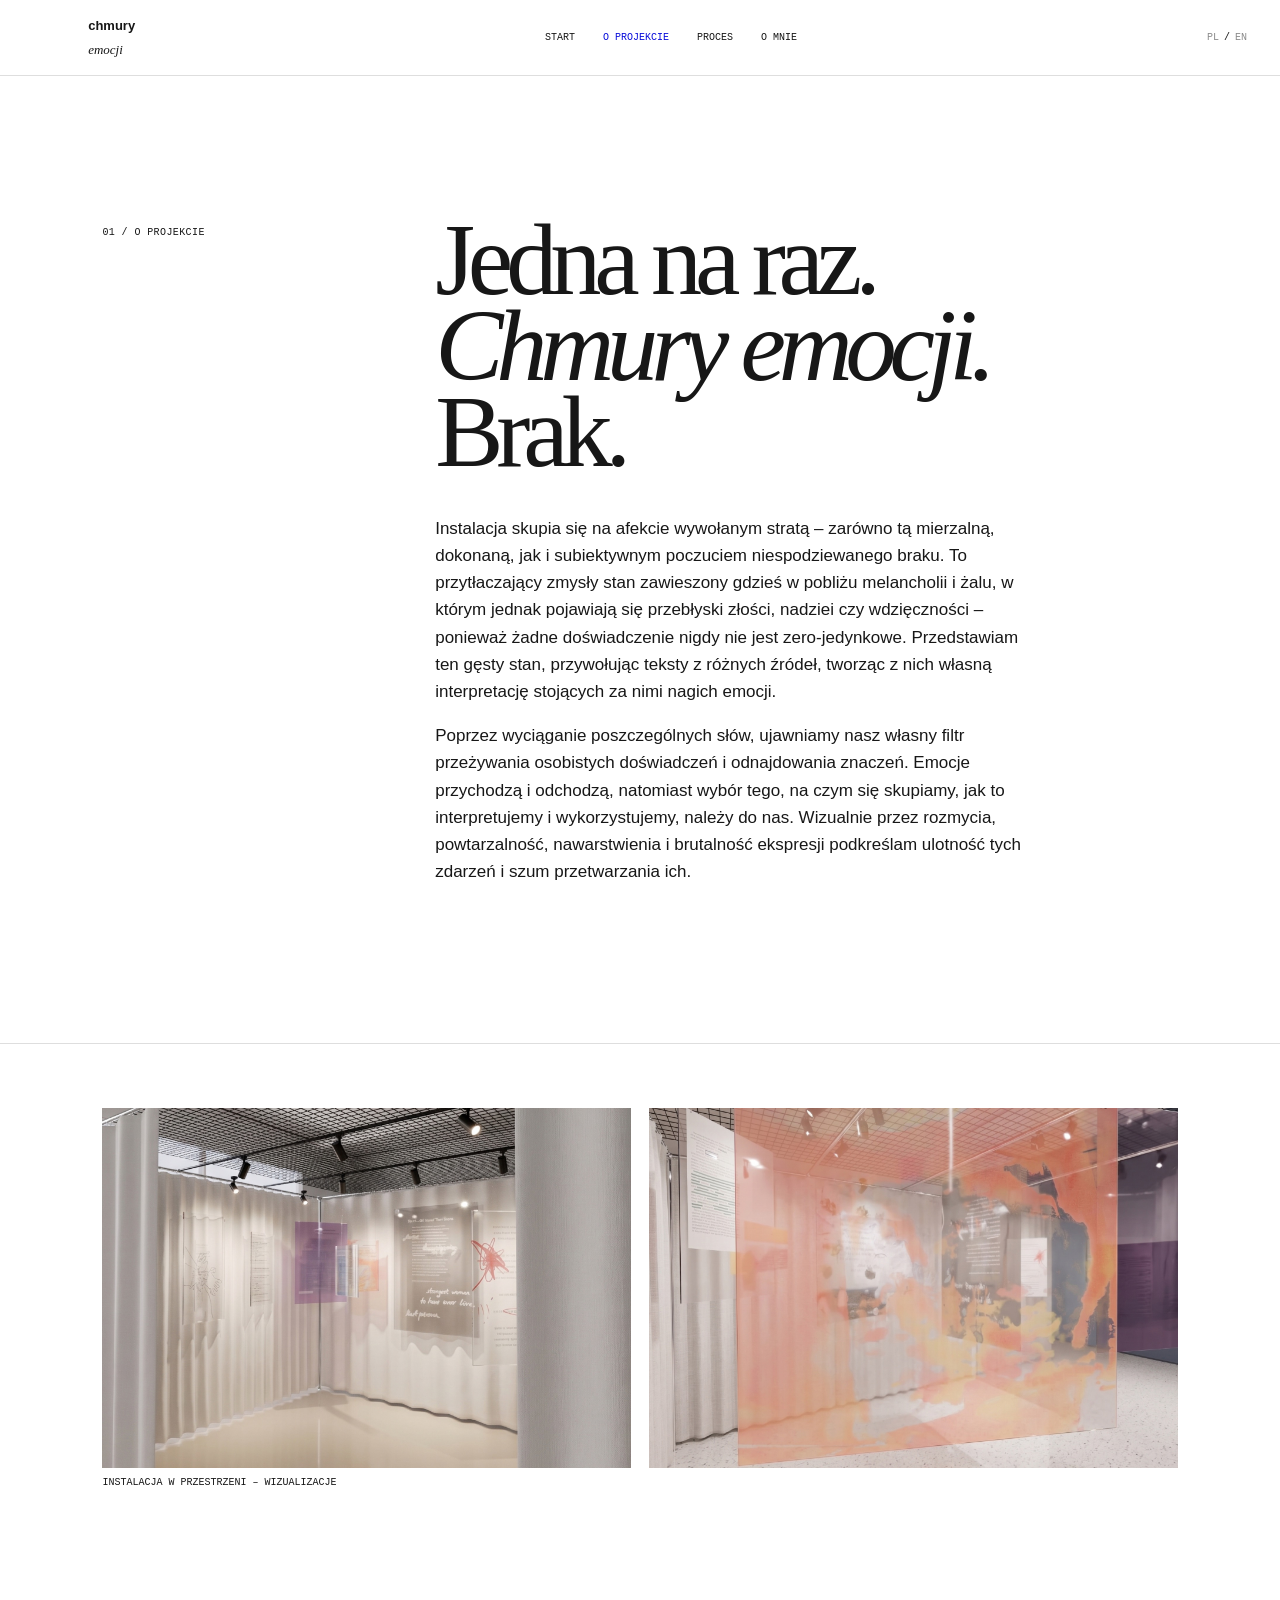
<file: info.html>
<!doctype html>
<html lang="pl">
  <head>
    <meta charset="UTF-8" />
    <meta http-equiv="refresh" content="0; url=o-projekcie.html" />
    <title>chmury emocji</title>
  </head>
  <body><p><a href="o-projekcie.html">Przejdź do strony „O projekcie”.</a></p></body>
</html>
</file>
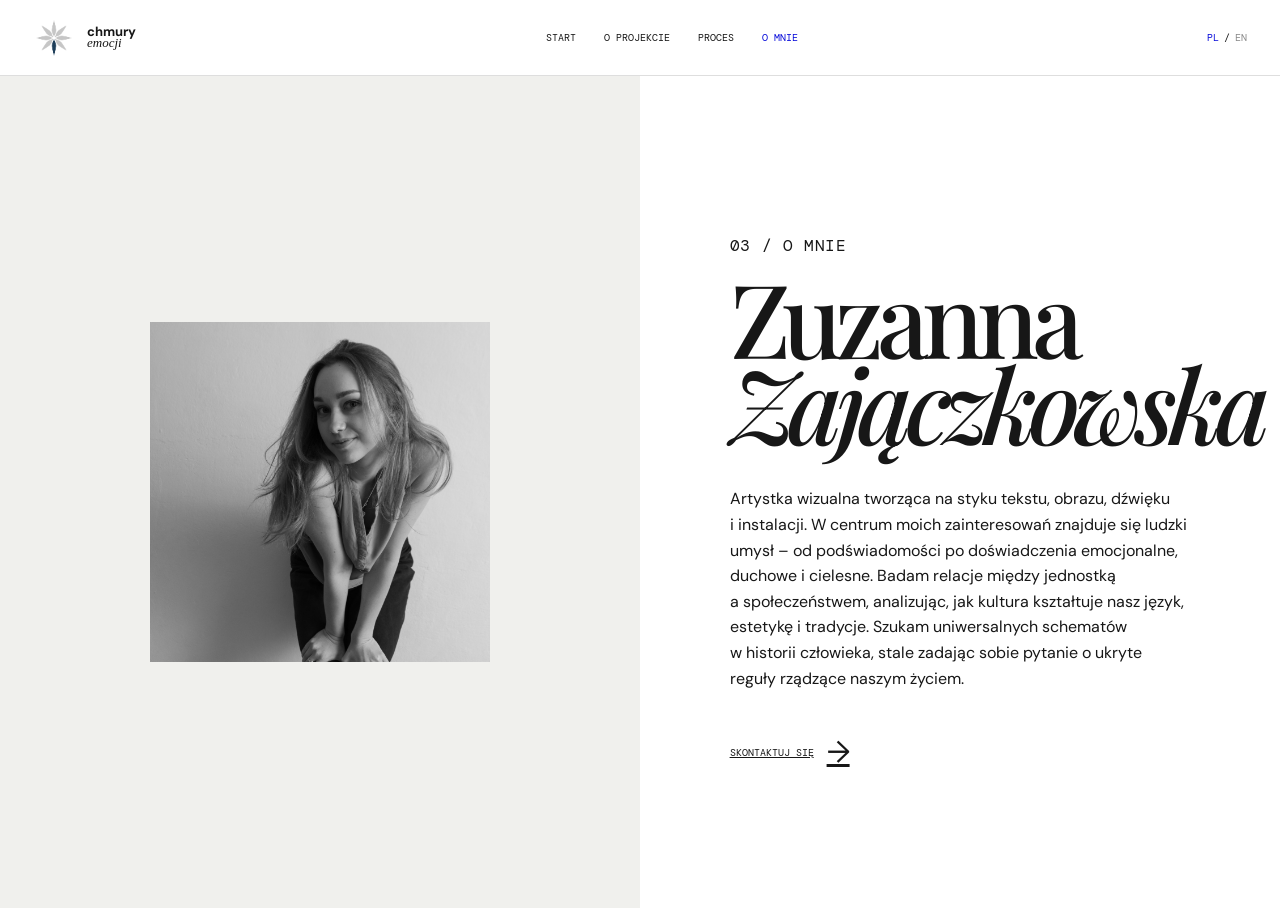
<file: o-mnie.html>
<!doctype html>
<html lang="pl">
  <head>
    <meta charset="UTF-8" />
    <meta name="viewport" content="width=device-width, initial-scale=1.0" />
    <meta name="description" content="O autorce projektu Chmury emocji." />
    <title>O mnie — chmury emocji</title>
    <link rel="preconnect" href="https://fonts.googleapis.com" />
    <link rel="preconnect" href="https://fonts.gstatic.com" crossorigin />
    <link href="https://fonts.googleapis.com/css2?family=DM+Mono:wght@400;500&family=DM+Sans:opsz,wght@9..40,400;9..40,500;9..40,600&family=Playfair+Display:ital,wght@0,500;0,600;1,500&display=swap" rel="stylesheet" />
    <link rel="stylesheet" href="style.css" />
  <link rel="stylesheet" href="final-overrides.css">
  <script defer src="final-overrides.js"></script>
  <link rel="stylesheet" href="board-final.css">
  <script defer src="board-final.js"></script>
</head>
  <body data-title-pl="O mnie — chmury emocji" data-title-en="About me — emotional clouds">
    <header class="info-nav"><a class="logo" href="index.html">chmury<br /><em>emocji</em></a><nav><a href="index.html" data-i18n="nav-start">start</a><a href="o-projekcie.html" data-i18n="nav-about">o projekcie</a><a href="proces.html" data-i18n="nav-process">proces</a><a class="active" href="o-mnie.html" data-i18n="nav-me">o mnie</a></nav><div class="language-switch" aria-label="Wybór języka"><button type="button" data-lang="pl">PL</button><span>/</span><button type="button" data-lang="en">EN</button></div></header>
    <main class="about-page">
      <div class="portrait-placeholder"><img src="public/assets/portrait.jpg" alt="Zuzanna Zajączkowska" /></div>
      <section class="about-copy"><p class="mono" data-i18n="about-label">03 / o mnie</p><h1 data-i18n="about-name">Zuzanna<br /><em>Zajączkowska</em></h1><p data-i18n="about-description">Artystka wizualna tworząca na styku tekstu, obrazu, dźwięku i&nbsp;instalacji. W&nbsp;centrum moich zainteresowań znajduje się ludzki umysł – od podświadomości po doświadczenia emocjonalne, duchowe i&nbsp;cielesne. Badam relacje między jednostką a&nbsp;społeczeństwem, analizując, jak kultura kształtuje nasz język, estetykę i&nbsp;tradycje. Szukam uniwersalnych schematów w&nbsp;historii człowieka, stale zadając sobie pytanie o&nbsp;ukryte reguły rządzące naszym życiem.</p><a class="contact-link" href="mailto:zuzanna.zajaczkowska@o2.pl" data-i18n="contact">skontaktuj się <span aria-hidden="true">→</span></a></section>
    </main>
    <script src="language.js"></script>
  <script src="site-overrides.js"></script>
  <script src="ui-fixes.js"></script>
  <script src="final-fixes.js"></script>
</body>
</html>
</file>
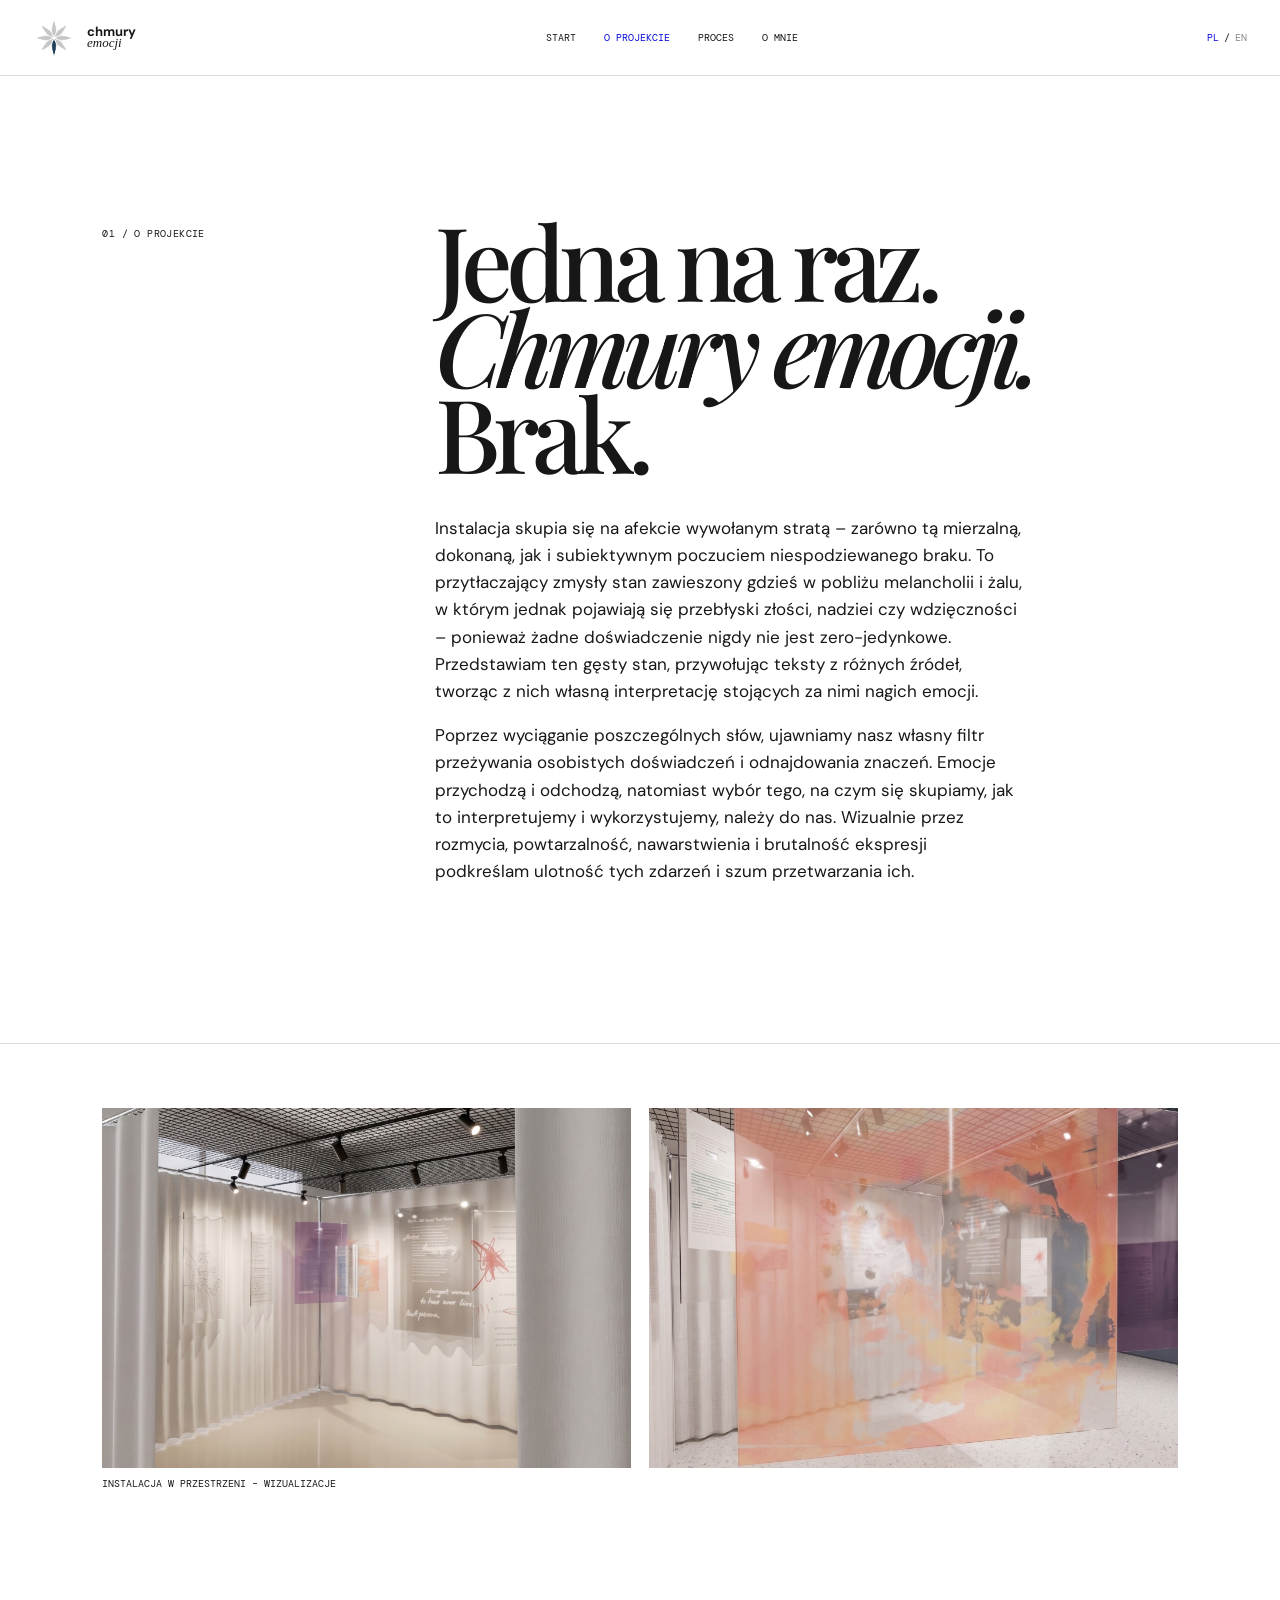
<file: o-projekcie.html>
<!doctype html>
<html lang="pl">
  <head>
    <meta charset="UTF-8" />
    <meta name="viewport" content="width=device-width, initial-scale=1.0" />
    <meta name="description" content="O projekcie Chmury emocji." />
    <title>O projekcie — chmury emocji</title>
    <link rel="preconnect" href="https://fonts.googleapis.com" />
    <link rel="preconnect" href="https://fonts.gstatic.com" crossorigin />
    <link href="https://fonts.googleapis.com/css2?family=DM+Mono:wght@400;500&family=DM+Sans:opsz,wght@9..40,400;9..40,500;9..40,600&family=Playfair+Display:ital,wght@0,500;0,600;1,500&display=swap" rel="stylesheet" />
    <link rel="stylesheet" href="style.css" />
  <link rel="stylesheet" href="final-overrides.css">
  <script defer src="final-overrides.js"></script>
  <link rel="stylesheet" href="board-final.css">
  <script defer src="board-final.js"></script>
</head>
  <body data-title-pl="O projekcie — chmury emocji" data-title-en="About — emotional clouds">
    <header class="info-nav"><a class="logo" href="index.html">chmury<br /><em>emocji</em></a><nav><a href="index.html" data-i18n="nav-start">start</a><a class="active" href="o-projekcie.html" data-i18n="nav-about">o projekcie</a><a href="proces.html" data-i18n="nav-process">proces</a><a href="o-mnie.html" data-i18n="nav-me">o mnie</a></nav><div class="language-switch" aria-label="Wybór języka"><button type="button" data-lang="pl">PL</button><span>/</span><button type="button" data-lang="en">EN</button></div></header>
    <main class="content-page">
      <section class="page-intro"><p class="mono" data-i18n="project-label">01 / o projekcie</p><div><h1 data-i18n="project-title">Jedna na raz.<br /><em>Chmury emocji.</em><br />Brak.</h1><p data-i18n="project-p1">Instalacja skupia się na afekcie wywołanym stratą – zarówno tą mierzalną, dokonaną, jak i subiektywnym poczuciem niespodziewanego braku. To przytłaczający zmysły stan zawieszony gdzieś w pobliżu melancholii i żalu, w którym jednak pojawiają się przebłyski złości, nadziei czy wdzięczności – ponieważ żadne doświadczenie nigdy nie jest zero-jedynkowe. Przedstawiam ten gęsty stan, przywołując teksty z różnych źródeł, tworząc z nich własną interpretację stojących za nimi nagich emocji.</p><p data-i18n="project-p2">Poprzez wyciąganie poszczególnych słów, ujawniamy nasz własny filtr przeżywania osobistych doświadczeń i odnajdowania znaczeń. Emocje przychodzą i odchodzą, natomiast wybór tego, na czym się skupiamy, jak to interpretujemy i wykorzystujemy, należy do nas. Wizualnie przez rozmycia, powtarzalność, nawarstwienia i brutalność ekspresji podkreślam ulotność tych zdarzeń i szum przetwarzania ich.</p></div></section>
      <section class="project-media" aria-label="Galeria dokumentacji instalacji">
        <figure><img src="public/assets/wiz1.jpg" alt="Wizualizacja instalacji Chmury emocji" /><figcaption data-i18n="project-visualisation">instalacja w przestrzeni – wizualizacje</figcaption></figure>
        <figure><img src="public/assets/wiz2.jpg" alt="Wizualizacja instalacji Chmury emocji z perspektywy wnętrza" /></figure>
      </section>
    </main>
    <script src="language.js"></script>
  <script src="site-overrides.js"></script>
  <script src="ui-fixes.js"></script>
  <script src="final-fixes.js"></script>
</body>
</html>
</file>
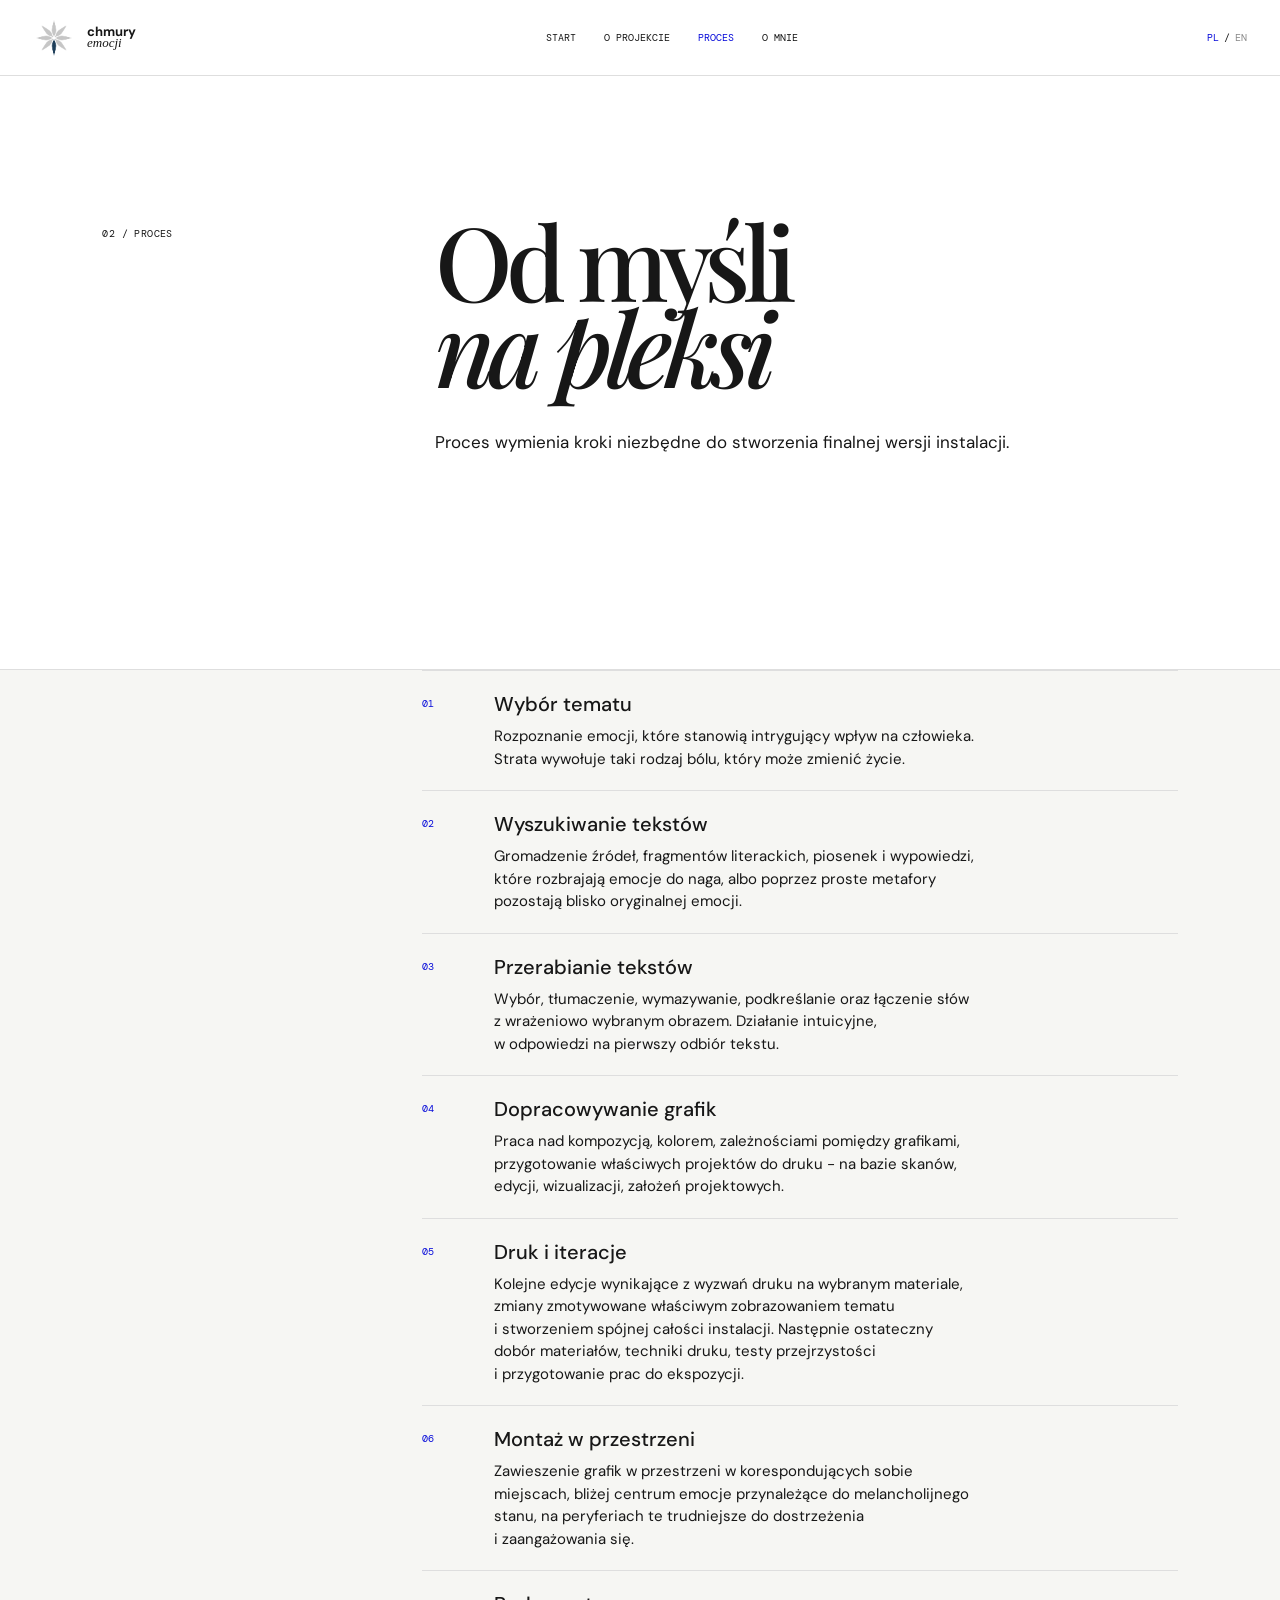
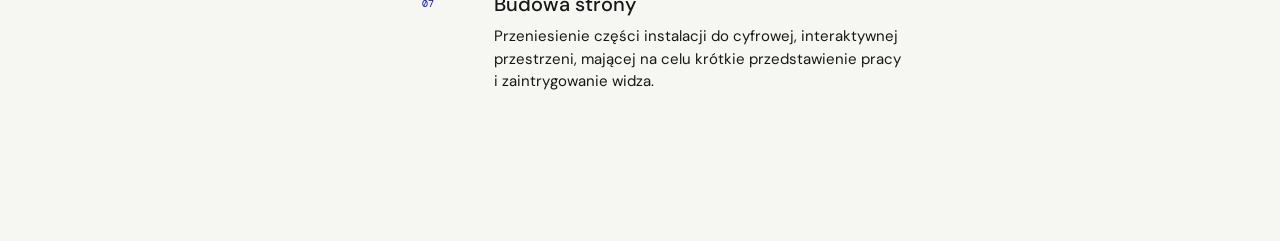
<file: proces.html>
<!doctype html>
<html lang="pl">
  <head>
    <meta charset="UTF-8" />
    <meta name="viewport" content="width=device-width, initial-scale=1.0" />
    <meta name="description" content="Proces powstawania instalacji Chmury emocji." />
    <title>Proces — chmury emocji</title>
    <link rel="preconnect" href="https://fonts.googleapis.com" />
    <link rel="preconnect" href="https://fonts.gstatic.com" crossorigin />
    <link href="https://fonts.googleapis.com/css2?family=DM+Mono:wght@400;500&family=DM+Sans:opsz,wght@9..40,400;9..40,500;9..40,600&family=Playfair+Display:ital,wght@0,500;0,600;1,500&display=swap" rel="stylesheet" />
    <link rel="stylesheet" href="style.css" />
  <link rel="stylesheet" href="final-overrides.css">
  <script defer src="final-overrides.js"></script>
  <link rel="stylesheet" href="board-final.css">
  <script defer src="board-final.js"></script>
</head>
  <body data-title-pl="Proces — chmury emocji" data-title-en="Process — emotional clouds">
    <header class="info-nav"><a class="logo" href="index.html">chmury<br /><em>emocji</em></a><nav><a href="index.html" data-i18n="nav-start">start</a><a href="o-projekcie.html" data-i18n="nav-about">o projekcie</a><a class="active" href="proces.html" data-i18n="nav-process">proces</a><a href="o-mnie.html" data-i18n="nav-me">o mnie</a></nav><div class="language-switch" aria-label="Wybór języka"><button type="button" data-lang="pl">PL</button><span>/</span><button type="button" data-lang="en">EN</button></div></header>
    <main class="content-page process-page">
      <section class="page-intro"><p class="mono" data-i18n="process-label">02 / proces</p><div><h1 data-i18n="process-title">Od myśli<br /><em>na pleksi</em></h1><p data-i18n="process-intro">Proces wymienia kroki niezbędne do stworzenia finalnej wersji instalacji.</p></div></section>
      <ol class="process-list">
        <li><span>01</span><div><h2 data-i18n="step-1-title">Wybór tematu</h2><p data-i18n="step-1-text">Rozpoznanie emocji, które stanowią intrygujący wpływ na&nbsp;człowieka. Strata wywołuje taki rodzaj bólu, który może zmienić życie.</p></div></li>
        <li><span>02</span><div><h2 data-i18n="step-2-title">Wyszukiwanie tekstów</h2><p data-i18n="step-2-text">Gromadzenie źródeł, fragmentów literackich, piosenek i&nbsp;wypowiedzi, które rozbrajają emocje do&nbsp;naga, albo poprzez proste metafory pozostają blisko oryginalnej emocji.</p></div></li>
        <li><span>03</span><div><h2 data-i18n="step-3-title">Przerabianie tekstów</h2><p data-i18n="step-3-text">Wybór, tłumaczenie, wymazywanie, podkreślanie oraz łączenie słów z&nbsp;wrażeniowo wybranym obrazem. Działanie intuicyjne, w&nbsp;odpowiedzi na&nbsp;pierwszy odbiór tekstu.</p></div></li>
        <li><span>04</span><div><h2 data-i18n="step-4-title">Dopracowywanie grafik</h2><p data-i18n="step-4-text">Praca nad kompozycją, kolorem, zależnościami pomiędzy grafikami, przygotowanie właściwych projektów do&nbsp;druku - na&nbsp;bazie skanów, edycji, wizualizacji, założeń projektowych.</p></div></li>
        <li><span>05</span><div><h2 data-i18n="step-5-title">Druk i iteracje</h2><p data-i18n="step-5-text">Kolejne edycje wynikające z&nbsp;wyzwań druku na&nbsp;wybranym materiale, zmiany zmotywowane właściwym zobrazowaniem tematu i&nbsp;stworzeniem spójnej całości instalacji. Następnie ostateczny dobór materiałów, techniki druku, testy przejrzystości i&nbsp;przygotowanie prac do&nbsp;ekspozycji.</p></div></li>
        <li><span>06</span><div><h2 data-i18n="step-6-title">Montaż w przestrzeni</h2><p data-i18n="step-6-text">Zawieszenie grafik w&nbsp;przestrzeni w&nbsp;korespondujących sobie miejscach, bliżej centrum emocje przynależące do&nbsp;melancholijnego stanu, na&nbsp;peryferiach te trudniejsze do&nbsp;dostrzeżenia i&nbsp;zaangażowania się.</p></div></li>
        <li><span>07</span><div><h2 data-i18n="step-7-title">Budowa strony</h2><p data-i18n="step-7-text">Przeniesienie części instalacji do&nbsp;cyfrowej, interaktywnej przestrzeni, mającej na&nbsp;celu krótkie przedstawienie pracy i&nbsp;zaintrygowanie widza.</p></div></li>
      </ol>
    </main>
    <script src="language.js"></script>
  <script src="site-overrides.js"></script>
  <script src="ui-fixes.js"></script>
  <script src="final-fixes.js"></script>
</body>
</html>
</file>
<file: style.css>
:root {
  --ink: #171717;
  --paper: #fff;
  --blue: #080cda;
  --line: #dedede;
  --soft: #f6f6f3;
}

* { box-sizing: border-box; }

html, body {
  min-height: 100%;
  margin: 0;
  background: var(--paper);
  color: var(--ink);
  font-family: 'DM Sans', Arial, sans-serif;
}

button { font: inherit; }

.mono {
  font: 10px 'DM Mono', monospace;
  letter-spacing: .04em;
  text-transform: uppercase;
}

.logo {
  color: var(--ink);
  font-size: 13px;
  font-weight: 600;
  line-height: .85;
  text-decoration: none;
}

.logo em, h1 em, h2 em {
  font-family: 'Playfair Display', Georgia, serif;
  font-weight: 500;
}

.gallery-page { overflow: hidden; }

.gallery-header, .info-nav {
  align-items: center;
  background: #fffffff0;
  border-bottom: 1px solid var(--line);
  display: flex;
  height: 76px;
  justify-content: space-between;
  padding: 0 33px;
}

.gallery-header {
  inset: 0 0 auto;
  position: fixed;
  z-index: 10;
  backdrop-filter: blur(7px);
}

.gallery-header nav, .info-nav nav {
  display: flex;
  gap: 28px;
  font: 10px 'DM Mono', monospace;
  text-transform: uppercase;
}

.gallery-header nav a, .info-nav nav a {
  color: var(--ink);
  text-decoration: none;
}

.gallery-header nav .active, .info-nav nav .active { color: var(--blue); }

.language-switch {
  align-items: center;
  display: flex;
  font: 10px 'DM Mono', monospace;
  gap: 5px;
}

.language-switch button {
  background: none;
  border: 0;
  color: #8a8a8a;
  cursor: pointer;
  font: inherit;
  padding: 3px 0;
}

.language-switch button.active { color: var(--blue); }

.gallery-main {
  height: 100svh;
  padding-top: 76px;
  position: relative;
}

.viewport {
  background: linear-gradient(120deg, #fcfcfc, #f4f4f2);
  height: 100%;
  overflow: hidden;
  position: relative;
  width: 100%;
}

.canvas {
  background-image: linear-gradient(#1111110e 1px, transparent 1px), linear-gradient(90deg, #1111110e 1px, transparent 1px);
  background-size: 100px 100px;
  height: 2600px;
  position: absolute;
  transform: translate(-1180px, -240px);
  width: 5200px;
}

.canvas-line { background: #11111115; position: absolute; }
.canvas-line.vertical { height: 100%; left: 50%; width: 1px; }
.canvas-line.horizontal { height: 1px; top: 50%; width: 100%; }

.work {
  background: transparent;
  border: 0;
  cursor: pointer;
  filter: drop-shadow(1px 5px 5px #0002);
  height: var(--h);
  left: var(--x);
  padding: 0;
  position: absolute;
  top: var(--y);
  transition: filter .2s, transform .2s;
  width: var(--w);
}

.work img {
  display: block;
  height: 100%;
  mix-blend-mode: multiply;
  object-fit: fill;
  opacity: .82;
  width: 100%;
}

.work span {
  color: #555;
  font: 10px 'DM Mono', monospace;
  left: 0;
  position: absolute;
  top: -17px;
}

.work:hover, .work:focus-visible {
  filter: drop-shadow(2px 10px 8px #0004);
  outline: 0;
  transform: scale(1.06);
  z-index: 5;
}

.work:hover img, .work:focus-visible img { opacity: 1; }
.w01 { rotate: -2deg; }.w02 { rotate: 2deg; }.w03 { rotate: -5deg; }.w04 { rotate: 4deg; }
.w05 { rotate: -3deg; }.w06 { rotate: 1deg; }.w07 { rotate: 3deg; }.w08 { rotate: -4deg; }
.w09 { rotate: 5deg; }.w10 { rotate: -2deg; }.w11 { rotate: 3deg; }.w12 { rotate: -1deg; }
.w13 { rotate: 4deg; }.w14 { rotate: -3deg; }.w15 { rotate: 2deg; }.w16 { rotate: -5deg; }
.w17 { rotate: 1deg; }.w18 { rotate: -3deg; }

.work-modal {
  background: #fff;
  border: 0;
  border-radius: 0;
  box-shadow: 0 20px 50px #0004;
  grid-template-columns: 46% 54%;
  height: min(650px, 82vh);
  padding: 0;
  width: min(1050px, 90vw);
}

.work-modal[open] { display: grid; }
.work-modal::backdrop { background: #111b; backdrop-filter: blur(3px); }

.modal-close {
  align-items: center;
  background: #fff;
  border: 0;
  color: var(--ink);
  cursor: pointer;
  display: grid;
  font: 26px/1 Arial;
  height: 34px;
  position: absolute;
  right: 14px;
  top: 14px;
  width: 34px;
  z-index: 2;
}

.modal-work {
  background: #f9f9f7;
  display: grid;
  min-width: 0;
  padding: 48px;
  place-items: center;
  position: relative;
}

.modal-work > img { max-height: 100%; max-width: 100%; object-fit: contain; }

.modal-pager {
  align-items: center;
  bottom: 27px;
  display: flex;
  gap: 14px;
  position: absolute;
  right: 28px;
}

.modal-pager button {
  background: none;
  border: 0;
  color: var(--blue);
  cursor: pointer;
  font-size: 45px;
  line-height: .5;
}

.modal-pager span { color: var(--blue); font: 18px 'DM Mono', monospace; letter-spacing: 8px; }

.modal-info { color: var(--blue); display: flex; flex-direction: column; padding: 72px 56px 40px; }
.modal-info h1 { font: 600 clamp(43px, 5vw, 72px)/.88 'DM Sans', sans-serif; letter-spacing: -.06em; margin: 15px 0 50px; }
.modal-description { font-size: 17px; line-height: 1.58; max-width: 390px; }
.modal-description p { margin: 0 0 22px; }
.modal-technique { font-size: 14px; font-weight: 500; margin-top: auto; }

.content-page { margin: auto; max-width: 1440px; }

.page-intro {
  border-bottom: 1px solid var(--line);
  display: grid;
  gap: 5vw;
  grid-template-columns: 25% 1fr;
  min-height: 66vh;
  padding: 11vw 8vw;
}

.page-intro h1, .about-copy h1 {
  font: 500 clamp(56px, 8vw, 120px)/.84 'Playfair Display', Georgia, serif;
  letter-spacing: -.07em;
  margin: 0 0 40px;
}

.page-intro div > p { font-size: 17px; line-height: 1.6; max-width: 590px; }

.project-media {
  display: grid;
  gap: 18px;
  grid-template-columns: repeat(2, minmax(0, 1fr));
  padding: 5vw 8vw 10vw;
}

.project-media figure { margin: 0; }
.project-media img { display: block; height: 360px; object-fit: cover; width: 100%; }
.project-media figcaption { font: 10px 'DM Mono', monospace; margin-top: 9px; text-transform: uppercase; }

.process-page { background: var(--soft); }
.process-page .page-intro { background: #fff; }
.process-list { list-style: none; margin: 0; padding: 0 8vw 10vw 33%; }
.process-list li { border-top: 1px solid var(--line); display: grid; gap: 30px; grid-template-columns: 42px 1fr; padding: 20px 0; }
.process-list > li > span { color: var(--blue); font: 10px 'DM Mono', monospace; padding-top: 6px; }
.process-list h2 { font-size: 20px; font-weight: 500; margin: 0 0 8px; }
.process-list p { font-size: 15px; line-height: 1.5; margin: 0; max-width: 480px; text-wrap: pretty; }

.about-page { display: grid; grid-template-columns: 1fr 1fr; min-height: calc(100svh - 76px); }
.portrait-placeholder { align-items: center; background: #f0f0ed; display: flex; justify-content: center; padding: 40px; text-align: center; }
.portrait-placeholder img { aspect-ratio: 1; display: block; object-fit: cover; object-position: center; width: min(28vw, 340px); }
.about-copy { padding: 11vw 14%; }
.about-copy > p:not(.statement) { font-size: 16px; line-height: 1.6; max-width: 470px; text-wrap: pretty; }
.statement { font: italic 24px/1.35 'Playfair Display', Georgia, serif; margin-top: 36px; max-width: 450px; }

.contact-link {
  align-items: center;
  background: none;
  border: 0;
  color: var(--ink);
  cursor: pointer;
  display: flex;
  font: 10px 'DM Mono', monospace;
  gap: 13px;
  margin-top: 46px;
  padding: 0;
  text-transform: uppercase;
}

.contact-link span { font: 30px/1 'DM Sans', sans-serif; transition: transform .2s; }
.contact-link:hover span { transform: translateX(6px); }

@media (max-width: 700px) {
  .gallery-header, .info-nav { height: 68px; padding: 0 16px; }
  .gallery-header nav, .info-nav nav { gap: 13px; font-size: 8px; }
  .logo { font-size: 11px; }
  .gallery-main { padding-top: 68px; }
  .canvas { transform: translate(-1300px, -390px); }
  .work-modal { grid-template-columns: 1fr; grid-template-rows: 48% 52%; height: 86vh; width: 92vw; }
  .language-switch { font-size: 8px; gap: 4px; }
  .modal-close { right: 11px; top: 11px; }
  .modal-work { padding: 31px; }
  .modal-info { padding: 30px; }
  .modal-info h1 { font-size: 48px; margin: 11px 0 22px; }
  .modal-description { font-size: 14px; }
  .modal-technique { margin-top: 5px; }
  .page-intro { display: block; min-height: auto; padding: 28vw 8vw; }
  .page-intro > .mono { display: block; margin-bottom: 42px; }
  .page-intro h1, .about-copy h1 { font-size: 16vw; }
  .page-intro div > p { font-size: 16px; }
  .project-media { grid-template-columns: 1fr; padding: 8vw; }
  .project-media img { height: min(115vw, 440px); }
  .process-list { padding: 0 8vw 22vw; }
  .process-list li { gap: 14px; grid-template-columns: 35px 1fr; }
  .about-page { grid-template-columns: 1fr; }
  .portrait-placeholder { min-height: 430px; }
  .portrait-placeholder img { width: min(68vw, 340px); }
  .about-copy { padding: 20vw 8vw; }
}
</file>
<file: final-overrides.css>
/* Final layout refinements for the five-work interactive board. */
:root {
  --board-header-height: 86px;
}

.gallery-header .logo,
header .logo {
  display: inline-flex !important;
  align-items: center !important;
  gap: 0.6rem !important;
  white-space: nowrap !important;
}

.gallery-header .logo .plutchik-icon,
header .logo .plutchik-icon {
  display: block !important;
  width: 40px !important;
  height: 40px !important;
  min-width: 40px !important;
  object-fit: contain !important;
  opacity: 1 !important;
  visibility: visible !important;
  filter: none !important;
  mix-blend-mode: normal !important;
}

body.gallery-page {
  overflow: hidden !important;
}

body.gallery-page #canvas {
  position: relative !important;
  width: 100% !important;
  height: calc(100vh - var(--board-header-height)) !important;
  min-height: 560px !important;
  overflow: hidden !important;
  transform: none !important;
  translate: none !important;
  touch-action: none !important;
  cursor: default !important;
}

body.gallery-page #canvas .work {
  position: absolute !important;
  display: block !important;
  height: auto !important;
  aspect-ratio: auto !important;
  margin: 0 !important;
  padding: 0 !important;
  border: 0 !important;
  background: transparent !important;
  transform: none !important;
  animation: none !important;
  opacity: 1 !important;
  box-shadow: none !important;
  cursor: pointer !important;
}

body.gallery-page #canvas .work img {
  display: block !important;
  width: 100% !important;
  height: auto !important;
  max-width: 100% !important;
  max-height: none !important;
  object-fit: contain !important;
  object-position: center !important;
  aspect-ratio: auto !important;
}

body.gallery-page #canvas .work:not(.w01):not(.w02):not(.w03):not(.w04):not(.w05) {
  display: none !important;
}

/* The widths are deliberate: images retain their original file proportions. */
body.gallery-page #canvas .work.w01 { left: 4% !important; top: 20% !important; width: 13.2% !important; }
body.gallery-page #canvas .work.w02 { left: 23% !important; top: 18% !important; width: 18.5% !important; }
body.gallery-page #canvas .work.w03 { left: 51% !important; top: 34% !important; width: 11.8% !important; }
body.gallery-page #canvas .work.w04 { left: 67% !important; top: 15% !important; width: 10.6% !important; }
body.gallery-page #canvas .work.w05 { left: 83% !important; top: 27% !important; width: 11.7% !important; }

/* A work can only be opened directly; modal navigation is intentionally absent. */
#workModal .modal-nav,
#workModal .modal-pagination,
#workModal .slider-controls,
#workModal [data-direction],
#workModal [data-slide] {
  display: none !important;
}

@media (max-width: 820px) {
  :root {
    --board-header-height: 72px;
  }

  body.gallery-page #canvas {
    min-height: calc(100svh - var(--board-header-height)) !important;
  }

  body.gallery-page #canvas .work.w01 { left: 3% !important; top: 24% !important; width: 18% !important; }
  body.gallery-page #canvas .work.w02 { left: 22% !important; top: 19% !important; width: 24% !important; }
  body.gallery-page #canvas .work.w03 { left: 51% !important; top: 39% !important; width: 16% !important; }
  body.gallery-page #canvas .work.w04 { left: 68% !important; top: 19% !important; width: 14% !important; }
  body.gallery-page #canvas .work.w05 { left: 84% !important; top: 31% !important; width: 13% !important; }
}
</file>
<file: board-final.css>
/* Final layout pass for the fixed five-work board. */
:root {
  --board-header-height: 86px;
}

body.gallery-page {
  overflow: hidden !important;
}

.gallery-header .logo {
  display: inline-flex !important;
  align-items: center !important;
  gap: 9px !important;
  white-space: nowrap !important;
}

.gallery-header .logo .plutchik-icon {
  display: block !important;
  position: static !important;
  width: 42px !important;
  height: 42px !important;
  min-width: 42px !important;
  flex: 0 0 42px !important;
  object-fit: contain !important;
  object-position: center !important;
  visibility: visible !important;
  opacity: 1 !important;
  transform: none !important;
  filter: contrast(1.45) saturate(1.1) !important;
}

#canvas {
  position: relative !important;
  width: 100% !important;
  height: calc(100vh - var(--board-header-height)) !important;
  min-height: 590px !important;
  overflow: hidden !important;
  transform: none !important;
  cursor: default !important;
  touch-action: none !important;
}

#canvas .work {
  position: absolute !important;
  display: block !important;
  height: auto !important;
  aspect-ratio: auto !important;
  margin: 0 !important;
  padding: 0 !important;
  overflow: visible !important;
  background: transparent !important;
  border: 0 !important;
  transform: none !important;
  animation: none !important;
  cursor: pointer !important;
  pointer-events: auto !important;
}

#canvas .work img {
  display: block !important;
  width: 100% !important;
  height: auto !important;
  min-height: 0 !important;
  max-width: none !important;
  max-height: none !important;
  aspect-ratio: auto !important;
  object-fit: contain !important;
  object-position: center !important;
}

#canvas .work:not(.w01):not(.w02):not(.w03):not(.w04):not(.w05) {
  display: none !important;
}

#canvas .w01 { left: 4% !important; top: 19% !important; width: 13.4% !important; z-index: 2 !important; }
#canvas .w02 { left: 22.3% !important; top: 15% !important; width: 18.8% !important; z-index: 3 !important; }
#canvas .w03 { left: 49.2% !important; top: 37% !important; width: 13.4% !important; z-index: 2 !important; }
#canvas .w04 { left: 67.2% !important; top: 15% !important; width: 10.8% !important; z-index: 3 !important; }
#canvas .w05 { left: 82.8% !important; top: 28% !important; width: 11.8% !important; z-index: 2 !important; }

#workModal .work-nav,
#workModal .modal-nav,
#workModal .prev,
#workModal .next,
#workModal [data-direction] {
  display: none !important;
}

@media (max-width: 700px) {
  :root { --board-header-height: 76px; }

  #canvas {
    min-height: 610px !important;
  }

  .gallery-header .logo .plutchik-icon {
    width: 34px !important;
    height: 34px !important;
    min-width: 34px !important;
    flex-basis: 34px !important;
  }

  #canvas .w01 { left: 3.5% !important; top: 11% !important; width: 17% !important; }
  #canvas .w02 { left: 21% !important; top: 22% !important; width: 23% !important; }
  #canvas .w03 { left: 47% !important; top: 54% !important; width: 18% !important; }
  #canvas .w04 { left: 66% !important; top: 13% !important; width: 15% !important; }
  #canvas .w05 { left: 80% !important; top: 35% !important; width: 16% !important; }
}
</file>
